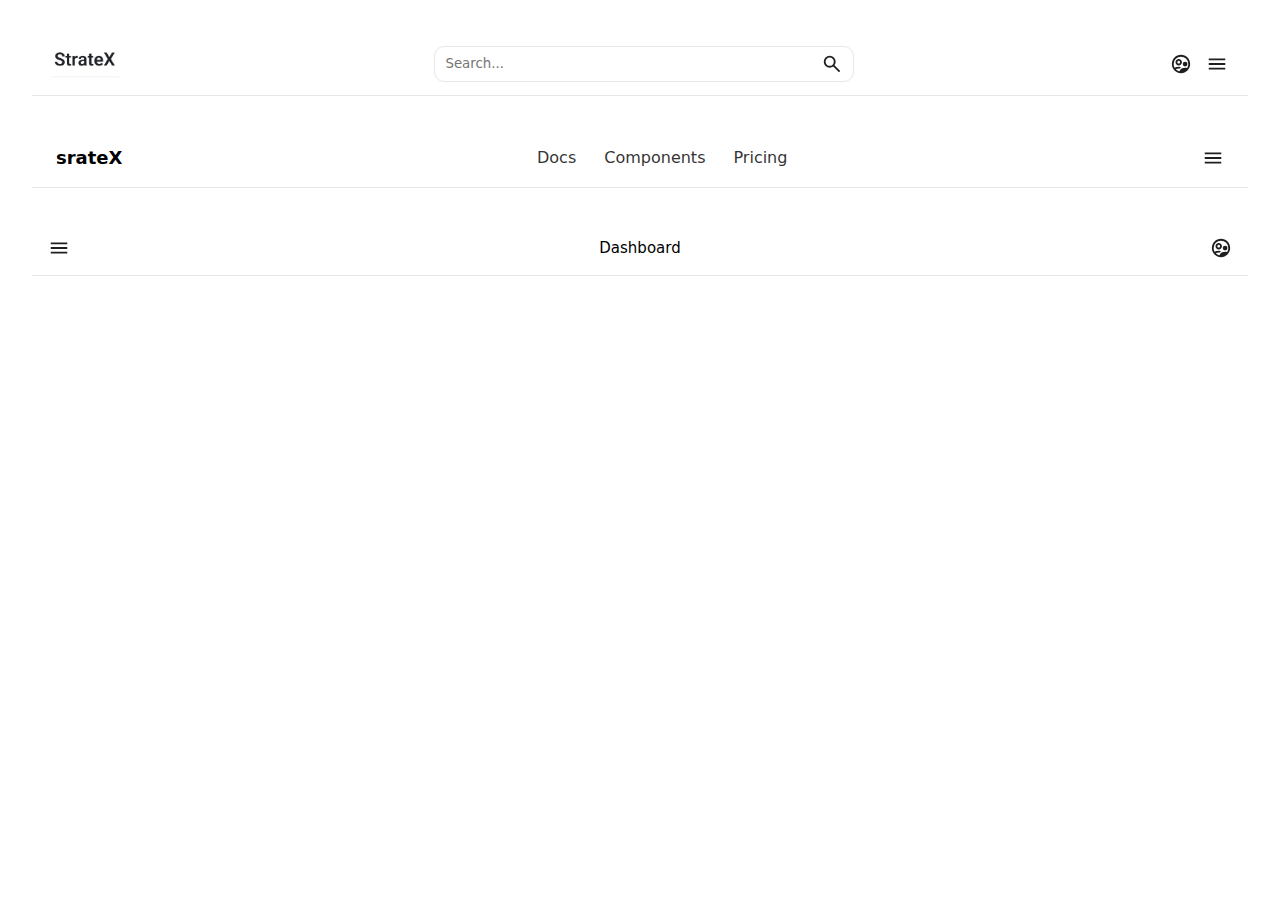
<file: Test/index.html>
<!DOCTYPE html>
<html lang="en">
<head>
  <meta charset="UTF-8" />
  <meta name="viewport" content="width=device-width, initial-scale=1.0"/>
  <title>srateX Navbars</title>
  <link rel="stylesheet" href="../src/css/strateX.css">
</head>
<body>

  <!-- ================= NAV STYLE A ================= -->
  <nav class="sx-nav-a">
    <img src="../src/publicAssets/logo.png" class="sx-logo" alt="logo">

    <div class="sx-search-wrap">
      <input type="search" placeholder="Search..." class="sx-search">
      <img src="../src/publicAssets/icons/search-normal.svg" class="sx-icon" alt="search">
    </div>

    <div class="sx-actions">
      <img src="../src/publicAssets/icons/user.svg" class="sx-icon" alt="user">
      <img src="../src/publicAssets/icons/menu.svg" class="sx-icon sx-menu-btn" alt="menu">
    </div>
  </nav>

  <!-- ================= NAV STYLE B ================= -->
  <nav class="sx-nav-b">
    <span class="sx-brand">srateX</span>

    <ul class="sx-links">
      <li>Docs</li>
      <li>Components</li>
      <li>Pricing</li>
    </ul>

    <img src="../src/publicAssets/icons/menu.svg" class="sx-icon sx-menu-btn" alt="menu">
  </nav>

  <!-- ================= NAV STYLE C ================= -->
  <nav class="sx-nav-c">
    <img src="../src/publicAssets/icons/menu.svg" class="sx-icon sx-menu-btn" alt="menu">
    <span class="sx-title">Dashboard</span>
    <img src="../src/publicAssets/icons/user.svg" class="sx-icon" alt="user">
  </nav>

  <!-- ================= SLIDE MENU ================= -->
  <aside class="sx-drawer" id="sxDrawer">
    <div class="sx-drawer-header">
      <span class="sx-drawer-title">Menu</span>
      <img src="../src/publicAssets/icons/close.svg" class="sx-icon sx-close-btn" alt="close">
    </div>

    <ul class="sx-drawer-links">
      <li>Home</li>
      <li>Docs</li>
      <li>Components</li>
      <li>About</li>
    </ul>
  </aside>

  <!-- Overlay -->
  <div class="sx-overlay" id="sxOverlay"></div>

  <!-- JS -->
  <script src = "../src/js/components/drawer.js"></script>

</body>
</html>
</file>
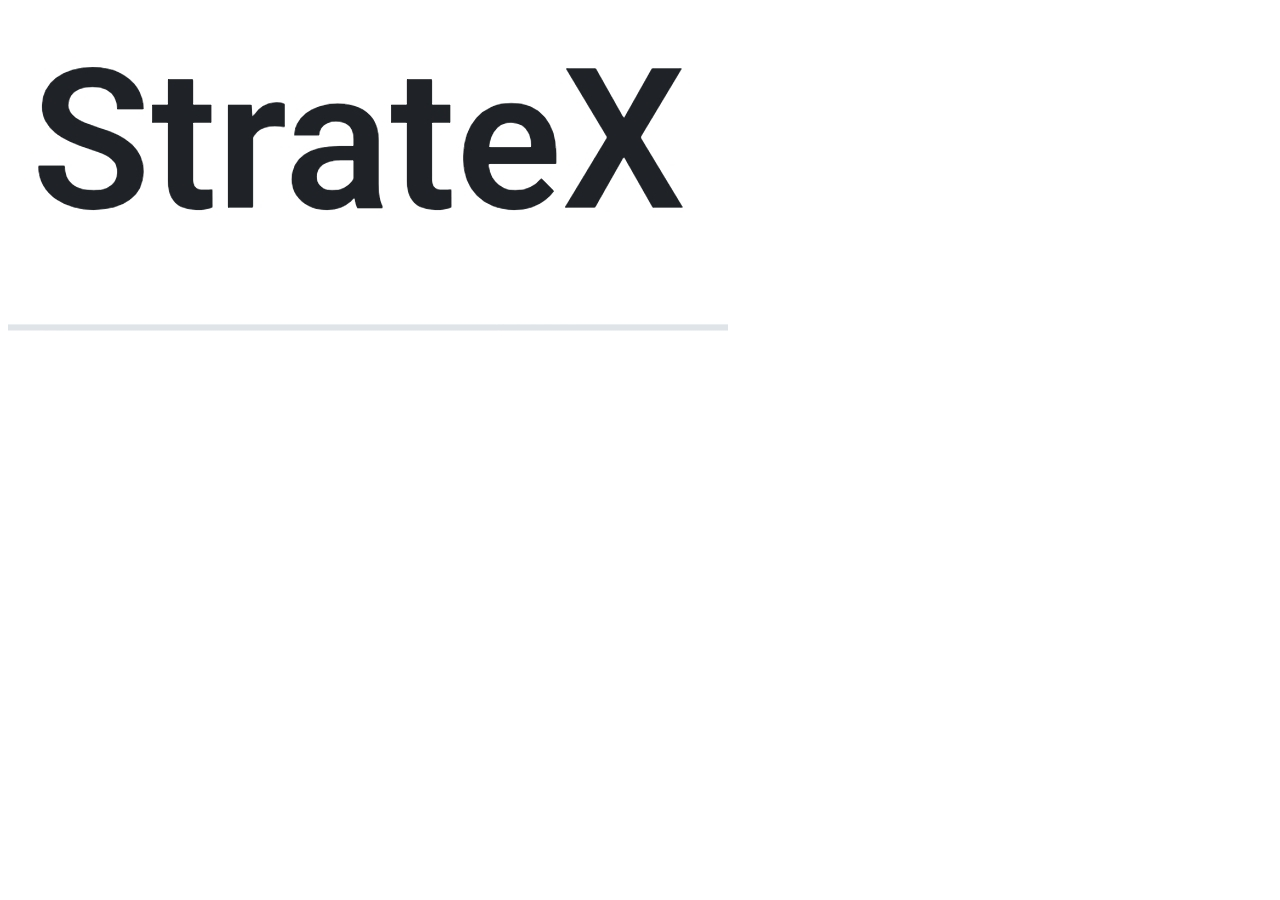
<file: Website/Index.html>
<!DOCTYPE html>
<html lang="en">
<head>
  <meta charset="UTF-8">
  <meta name="viewport" content="width=device-width, initial-scale=1.0">
  <meta http-equiv="X-UA-Compatible" content="ie=edge">
  <title>strateX</title>
</head>
<body>
  <nav>
    <img src = '../publicAssets/logo.png' alt="strateX" class = "" id="">
    
    </nav>
</body>
</html>
</file>
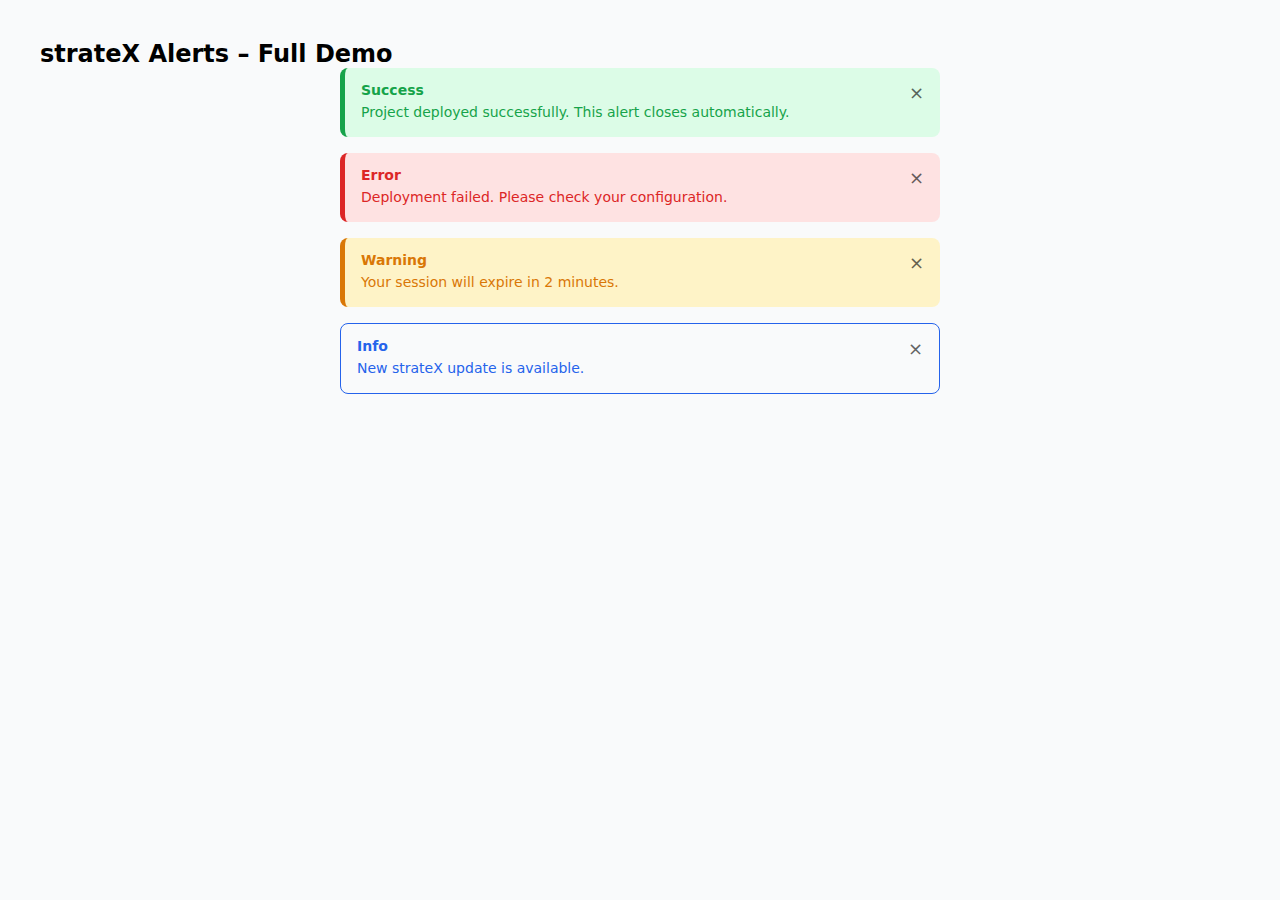
<file: Test/alerts.html>
<!DOCTYPE html>
<html lang="en">
<head>
  <meta charset="UTF-8">
  <title>strateX Alerts – Full Demo</title>
  <meta name="viewport" content="width=device-width, initial-scale=1.0">

  <!-- strateX Alerts CSS -->
  <link rel="stylesheet" href="../src/css/strateX.css">

  <style>
    body {
      font-family: system-ui, sans-serif;
      background: #f9fafb;
      padding: 40px;
    }

    .demo-wrapper {
      max-width: 600px;
      margin: auto;
      display: flex;
      flex-direction: column;
      gap: 16px;
    }
  </style>
</head>
<body>

  <h2>strateX Alerts – Full Demo</h2>

  <div class="demo-wrapper">

    <!-- Success Alert (Auto Close) -->
    <div class="sx-alert sx-alert-success" data-timeout="4000">
      <div class="sx-alert-content">
        <div class="sx-alert-title">Success</div>
        <div class="sx-alert-text">
          Project deployed successfully. This alert closes automatically.
        </div>
      </div>
      <button class="sx-alert-close">&times;</button>
    </div>

    <!-- Error Alert -->
    <div class="sx-alert sx-alert-error">
      <div class="sx-alert-content">
        <div class="sx-alert-title">Error</div>
        <div class="sx-alert-text">
          Deployment failed. Please check your configuration.
        </div>
      </div>
      <button class="sx-alert-close">&times;</button>
    </div>

    <!-- Warning Alert -->
    <div class="sx-alert sx-alert-warning">
      <div class="sx-alert-content">
        <div class="sx-alert-title">Warning</div>
        <div class="sx-alert-text">
          Your session will expire in 2 minutes.
        </div>
      </div>
      <button class="sx-alert-close">&times;</button>
    </div>

    <!-- Info Alert (Outline Style + Auto Close) -->
    <div class="sx-alert sx-alert-info sx-alert-outline" data-timeout="6000">
      <div class="sx-alert-content">
        <div class="sx-alert-title">Info</div>
        <div class="sx-alert-text">
          New strateX update is available.
        </div>
      </div>
      <button class="sx-alert-close">&times;</button>
    </div>

  </div>

  <!-- strateX Alerts JS -->
  <script src="../src/js/main.js" type="module"></script>

</body>
</html>
</file>
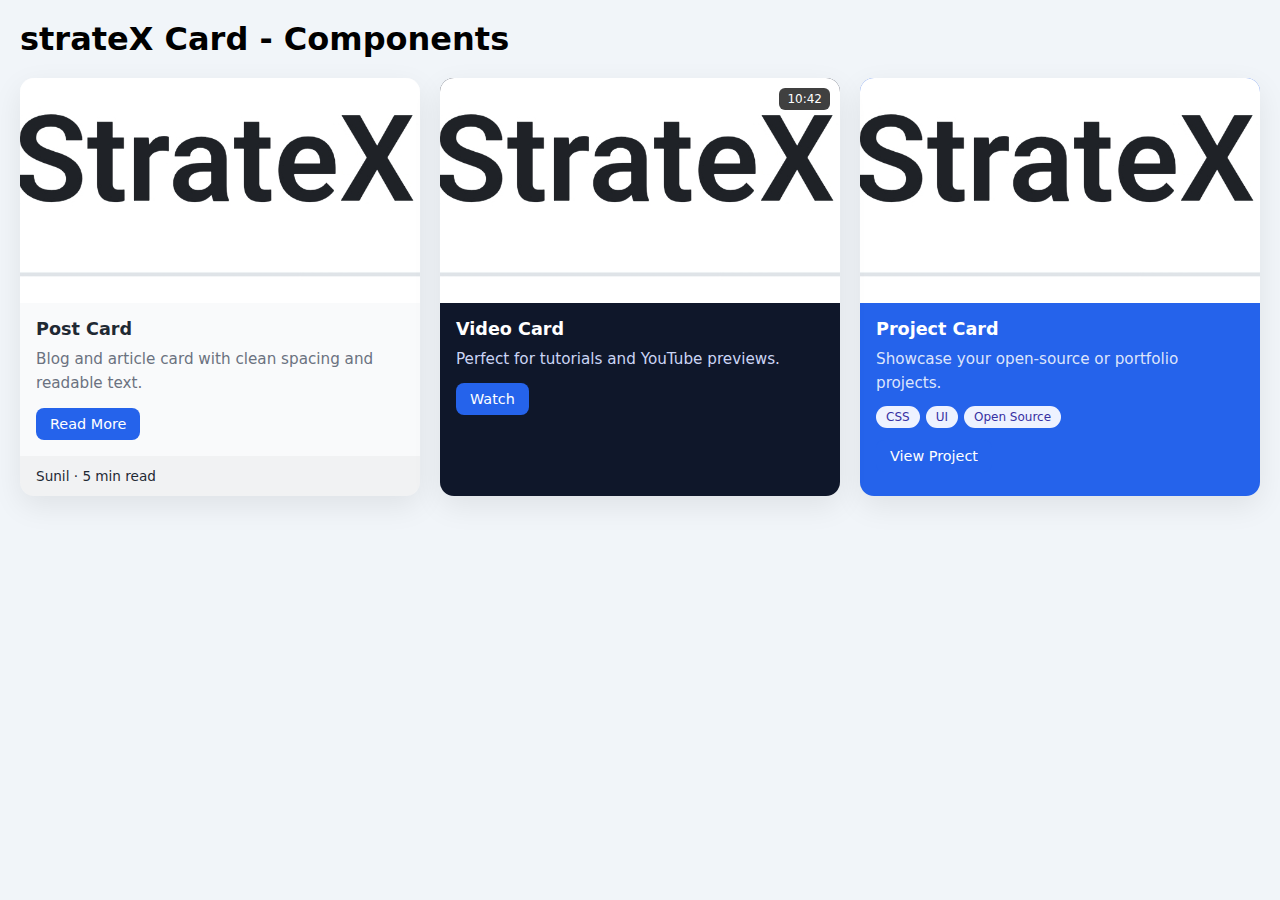
<file: Test/cards.html>
<!DOCTYPE html>
<html lang="en">
<head>
  <meta charset="UTF-8">
  <meta name="viewport" content="width=device-width, initial-scale=1.0">
  <title>strateX Cards – Reliable Test</title>

  <link rel="stylesheet" href="../src/css/strateX.css">

  <style>
    body {
      font-family: system-ui, sans-serif;
      background: #f1f5f9;
      padding: 20px;
    }

    h1 {
      margin-bottom: 20px;
    }
  </style>
</head>
<body>

<h1>strateX Card - Components</h1>

<div class="card-grid">

  <!-- POST CARD -->
  <div class="card bg-light">
    <img src="../src/publicAssets/logo.png" class="card-media">
    <div class="card-body">
      <h3 class="card-title">Post Card</h3>
      <p class="card-text">
        Blog and article card with clean spacing and readable text.
      </p>
      <a class="card-btn" href="#">Read More</a>
    </div>
    <div class="card-footer"> Sunil · 5 min read</div>
  </div>

  <!-- VIDEO CARD -->
  <div class="card card-video bg-dark">
    <span class="video-badge">10:42</span>
    <img src="../src/publicAssets/logo.png" class="card-media">
    <div class="card-body">
      <h3 class="card-title">Video Card</h3>
      <p class="card-text">
        Perfect for tutorials and YouTube previews.
      </p>
      <a class="card-btn" href="#">Watch</a>
    </div>
  </div>

  <!-- PROJECT CARD -->
  <div class="card bg-blue">
    <img src="../src/publicAssets/logo.png" class="card-media">
    <div class="card-body">
      <h3 class="card-title">Project Card</h3>
      <p class="card-text">
        Showcase your open-source or portfolio projects.
      </p>

      <div class="project-tags">
        <span class="tag">CSS</span>
        <span class="tag">UI</span>
        <span class="tag">Open Source</span>
      </div>

      <a class="card-btn" href="#">View Project</a>
    </div>
  </div>

</div>

</body>
</html>
</file>
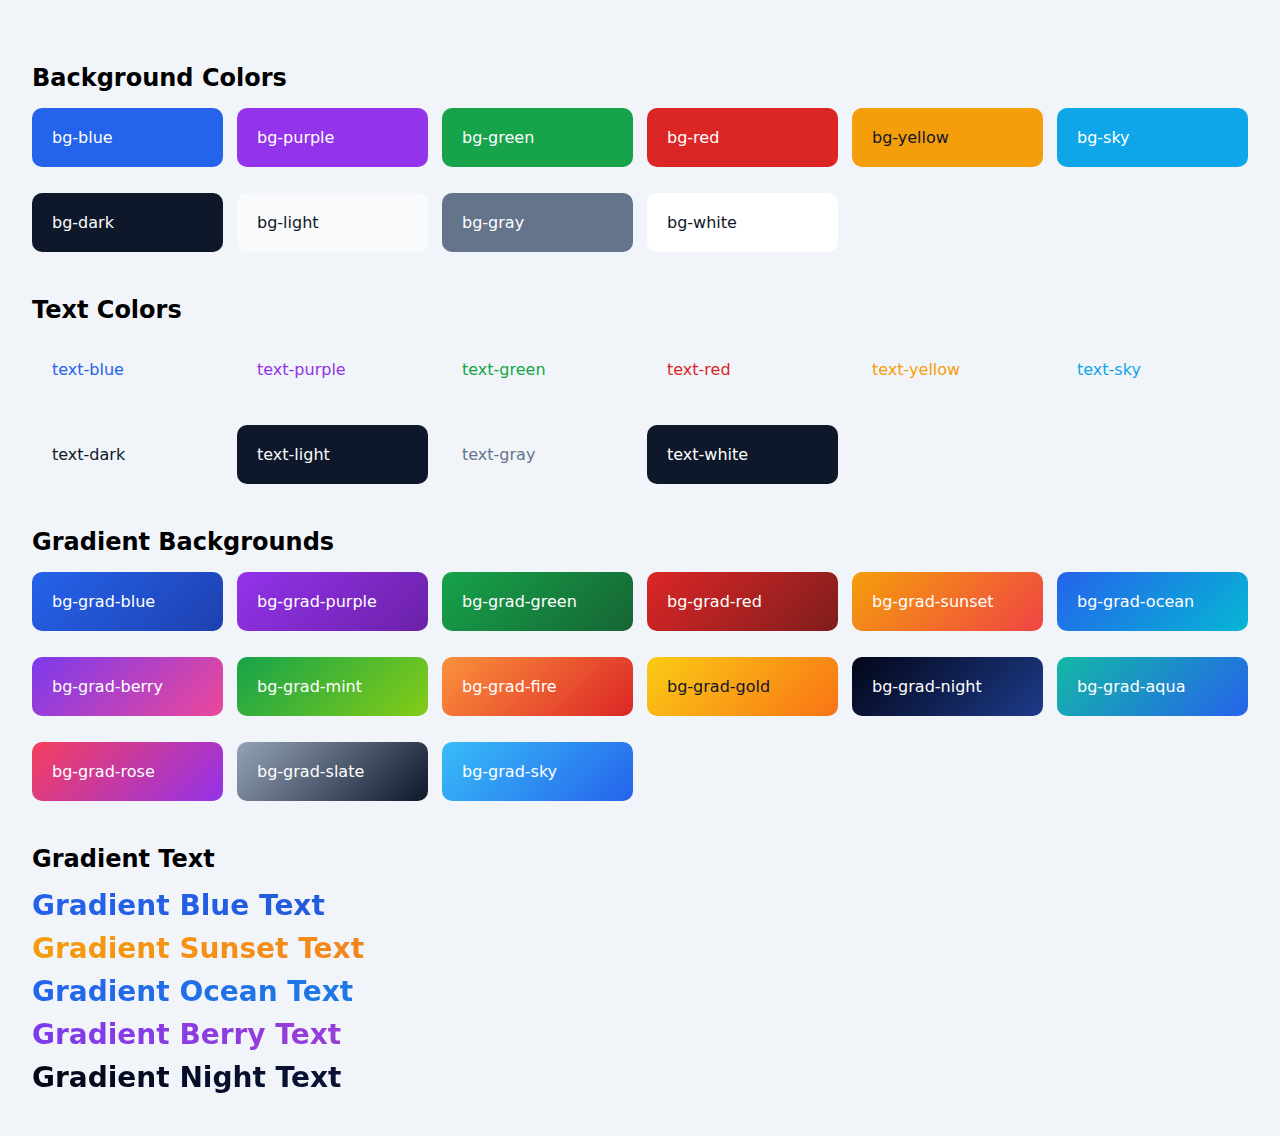
<file: Test/color.html>
<!DOCTYPE html>
<html lang="en">
<head>
  <meta charset="UTF-8" />
  <meta name="viewport" content="width=device-width, initial-scale=1.0"/>
  <title>strateX – Color & Gradient Test</title>

  <!-- strateX CSS -->
  <link rel="stylesheet" href="../src/css/strateX.css">

  <style>
    /* only for demo layout */
    body {
      background: #f1f5f9;
    }
    h2 {
      margin: 2rem 0 1rem;
    }
    .box {
      padding: 20px;
      border-radius: 10px;
      margin-bottom: 12px;
      font-weight: 500;
    }
    .grid {
      display: grid;
      grid-template-columns: repeat(auto-fit, minmax(180px, 1fr));
      gap: 14px;
    }
    .grad-text {
      font-size: 28px;
      font-weight: 700;
      margin: 10px 0;
      background-clip: text;
      -webkit-background-clip: text;
      color: transparent;
    }
  </style>
</head>
<body>

  <!-- ================= BACKGROUND COLORS ================= -->
  <h2>Background Colors</h2>
  <div class="grid">
    <div class="box bg-blue text-white">bg-blue</div>
    <div class="box bg-purple text-white">bg-purple</div>
    <div class="box bg-green text-white">bg-green</div>
    <div class="box bg-red text-white">bg-red</div>
    <div class="box bg-yellow text-dark">bg-yellow</div>
    <div class="box bg-sky text-white">bg-sky</div>
    <div class="box bg-dark text-white">bg-dark</div>
    <div class="box bg-light text-dark">bg-light</div>
    <div class="box bg-gray text-white">bg-gray</div>
    <div class="box bg-white text-dark">bg-white</div>
  </div>


  <!-- ================= TEXT COLORS ================= -->
  <h2>Text Colors</h2>
  <div class="grid">
    <div class="box text-blue">text-blue</div>
    <div class="box text-purple">text-purple</div>
    <div class="box text-green">text-green</div>
    <div class="box text-red">text-red</div>
    <div class="box text-yellow">text-yellow</div>
    <div class="box text-sky">text-sky</div>
    <div class="box text-dark">text-dark</div>
    <div class="box text-light bg-dark">text-light</div>
    <div class="box text-gray">text-gray</div>
    <div class="box text-white bg-dark">text-white</div>
  </div>


  <!-- ================= GRADIENT BACKGROUNDS ================= -->
  <h2>Gradient Backgrounds</h2>
  <div class="grid">
    <div class="box bg-grad-blue text-white">bg-grad-blue</div>
    <div class="box bg-grad-purple text-white">bg-grad-purple</div>
    <div class="box bg-grad-green text-white">bg-grad-green</div>
    <div class="box bg-grad-red text-white">bg-grad-red</div>
    <div class="box bg-grad-sunset text-white">bg-grad-sunset</div>

    <div class="box bg-grad-ocean text-white">bg-grad-ocean</div>
    <div class="box bg-grad-berry text-white">bg-grad-berry</div>
    <div class="box bg-grad-mint text-white">bg-grad-mint</div>
    <div class="box bg-grad-fire text-white">bg-grad-fire</div>
    <div class="box bg-grad-gold text-dark">bg-grad-gold</div>

    <div class="box bg-grad-night text-white">bg-grad-night</div>
    <div class="box bg-grad-aqua text-white">bg-grad-aqua</div>
    <div class="box bg-grad-rose text-white">bg-grad-rose</div>
    <div class="box bg-grad-slate text-white">bg-grad-slate</div>
    <div class="box bg-grad-sky text-white">bg-grad-sky</div>
  </div>


  <!-- ================= GRADIENT TEXT ================= -->
  <h2>Gradient Text</h2>

  <div class="grad-text bg-grad-blue">Gradient Blue Text</div>
  <div class="grad-text bg-grad-sunset">Gradient Sunset Text</div>
  <div class="grad-text bg-grad-ocean">Gradient Ocean Text</div>
  <div class="grad-text bg-grad-berry">Gradient Berry Text</div>
  <div class="grad-text bg-grad-night">Gradient Night Text</div>

</body>
</html>
</file>
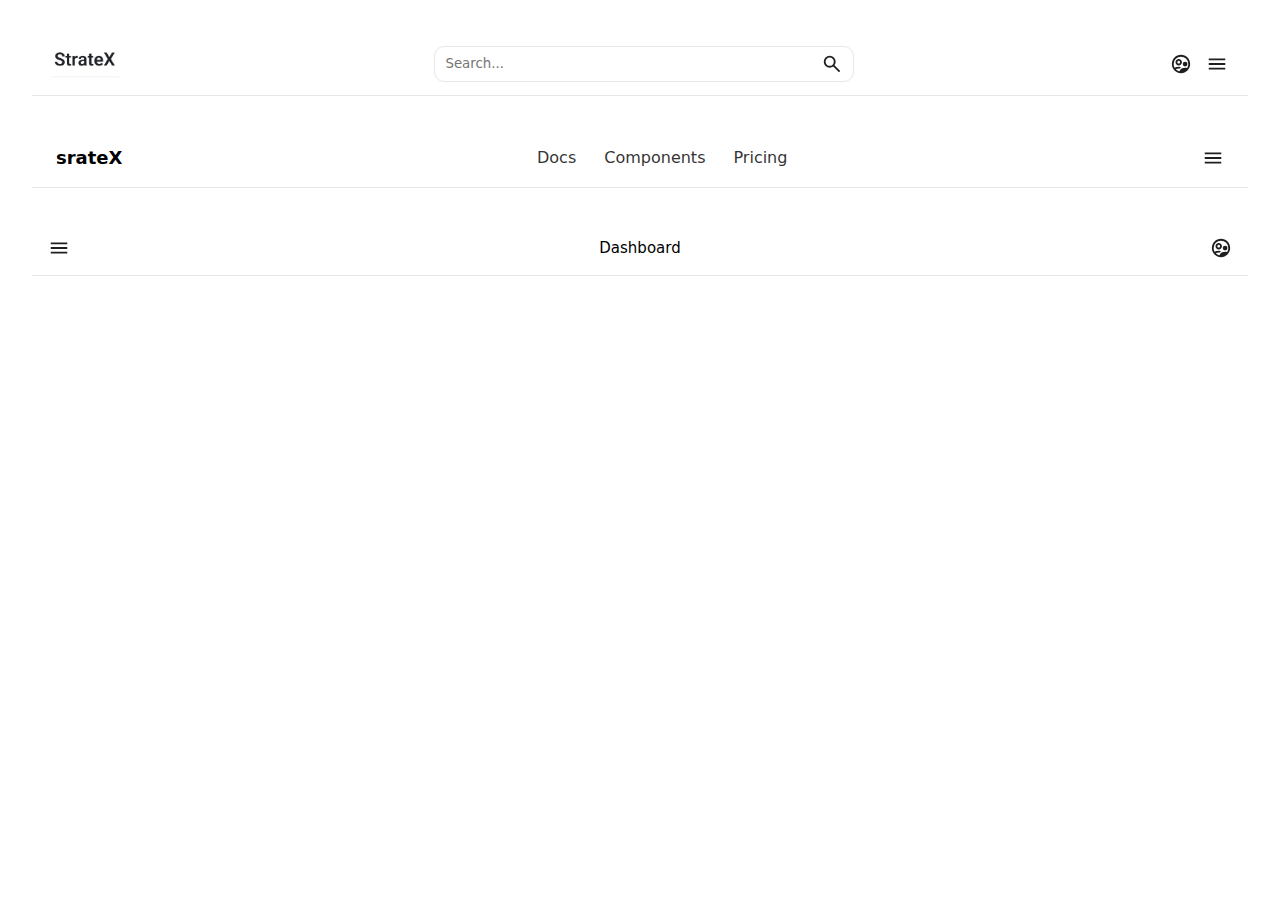
<file: Test/Nav.html>
<!DOCTYPE html>
<html lang="en">
<head>
  <meta charset="UTF-8" />
  <meta name="viewport" content="width=device-width, initial-scale=1.0"/>
  <title>srateX Navbars</title>
  <link rel="stylesheet" href="../src/css/strateX.css">
</head>
<body>

  <!-- ================= NAV STYLE A ================= -->
  <nav class="sx-nav-a">
    <img src="../src/publicAssets/logo.png" class="sx-logo" alt="logo">

    <div class="sx-search-wrap">
      <input type="search" placeholder="Search..." class="sx-search">
      <img src="../src/publicAssets/icons/search-normal.svg" class="sx-icon" alt="search">
    </div>

    <div class="sx-actions">
      <img src="../src/publicAssets/icons/user.svg" class="sx-icon" alt="user">
      <img src="../src/publicAssets/icons/menu.svg" class="sx-icon sx-menu-btn" alt="menu">
    </div>
  </nav>

  <!-- ================= NAV STYLE B ================= -->
  <nav class="sx-nav-b">
    <span class="sx-brand">srateX</span>

    <ul class="sx-links">
      <li>Docs</li>
      <li>Components</li>
      <li>Pricing</li>
    </ul>

    <img src="../src/publicAssets/icons/menu.svg" class="sx-icon sx-menu-btn" alt="menu">
  </nav>

  <!-- ================= NAV STYLE C ================= -->
  <nav class="sx-nav-c">
    <img src="../src/publicAssets/icons/menu.svg" class="sx-icon sx-menu-btn" alt="menu">
    <span class="sx-title">Dashboard</span>
    <img src="../src/publicAssets/icons/user.svg" class="sx-icon" alt="user">
  </nav>

  <!-- ================= SLIDE MENU ================= -->
  <aside class="sx-drawer" id="sxDrawer">
    <div class="sx-drawer-header">
      <span class="sx-drawer-title">Menu</span>
      <img src="../src/publicAssets/icons/close.svg" class="sx-icon sx-close-btn" alt="close">
    </div>

    <ul class="sx-drawer-links">
      <li>Home</li>
      <li>Docs</li>
      <li>Components</li>
      <li>About</li>
    </ul>
  </aside>

  <!-- Overlay -->
  <div class="sx-overlay" id="sxOverlay"></div>

  <!-- JS -->
  <script src = "../src/js/main.js"type = "module"></script>

</body>
</html>
</file>
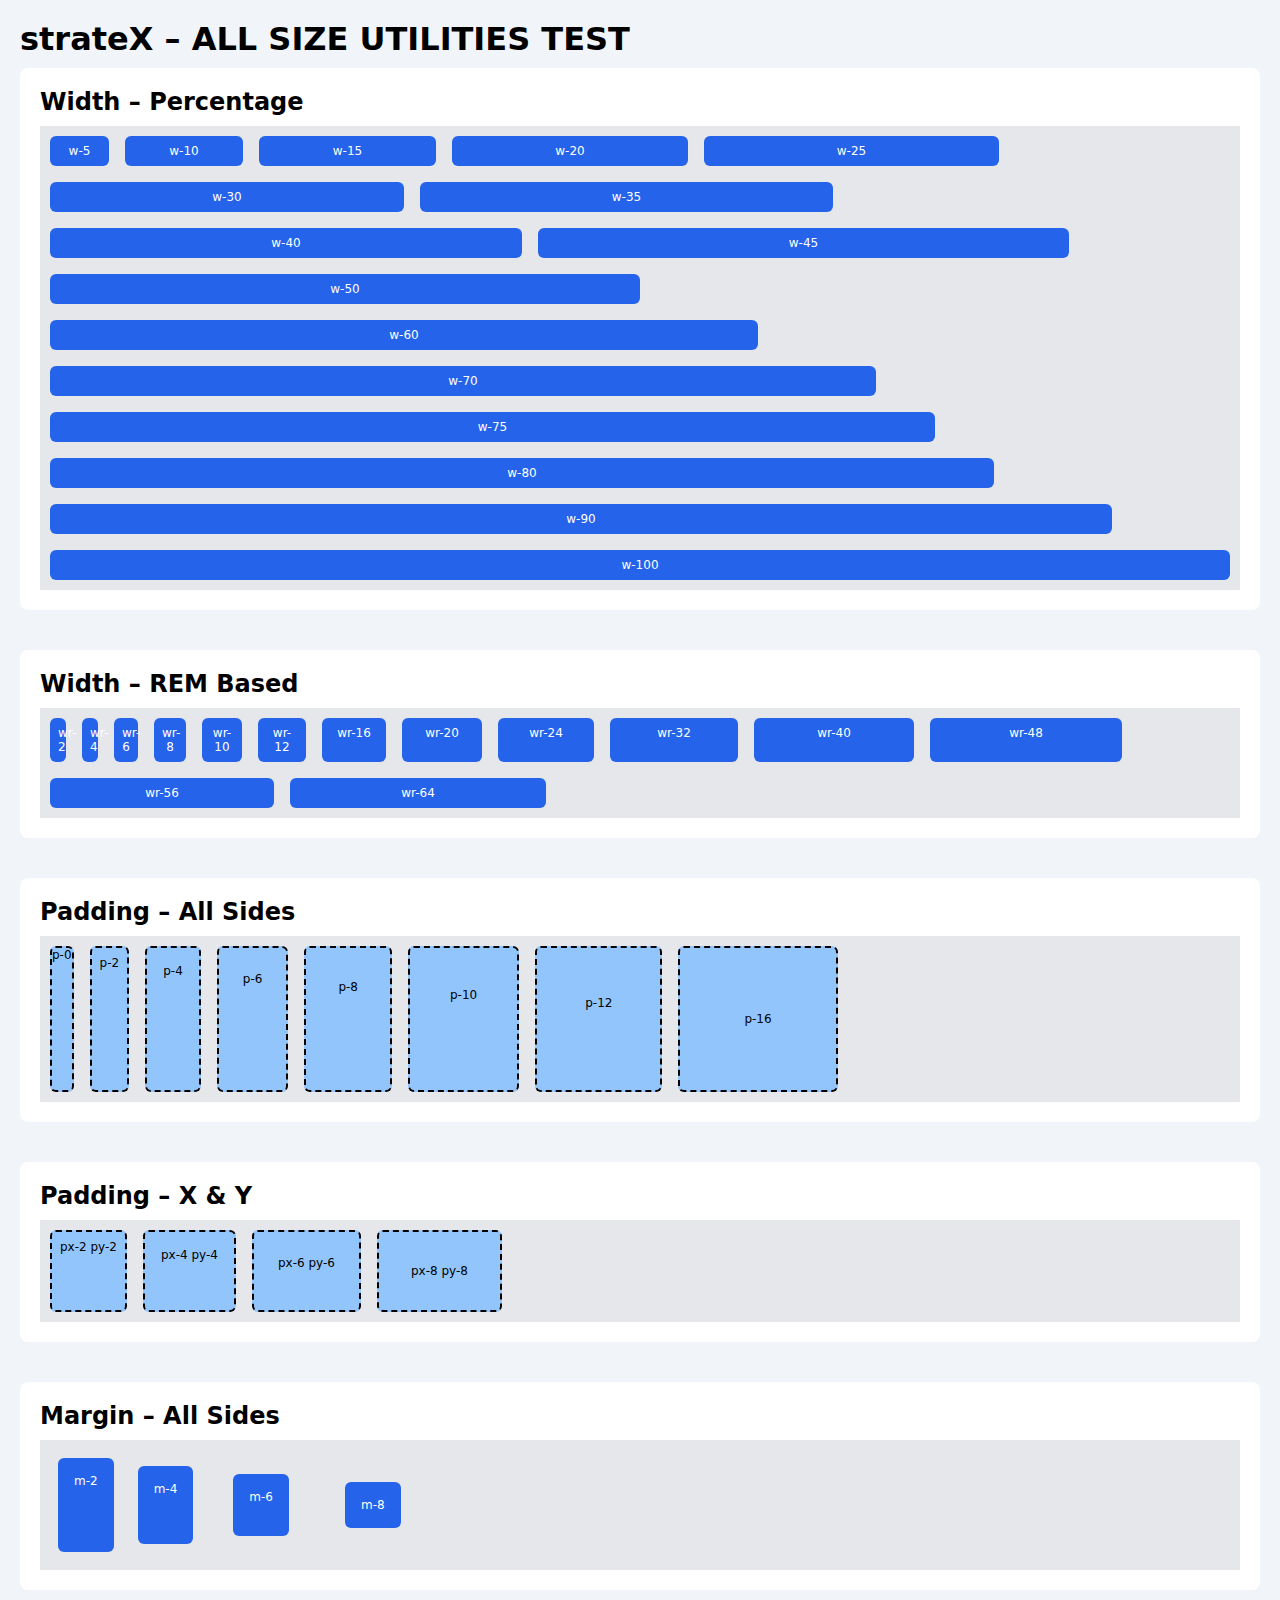
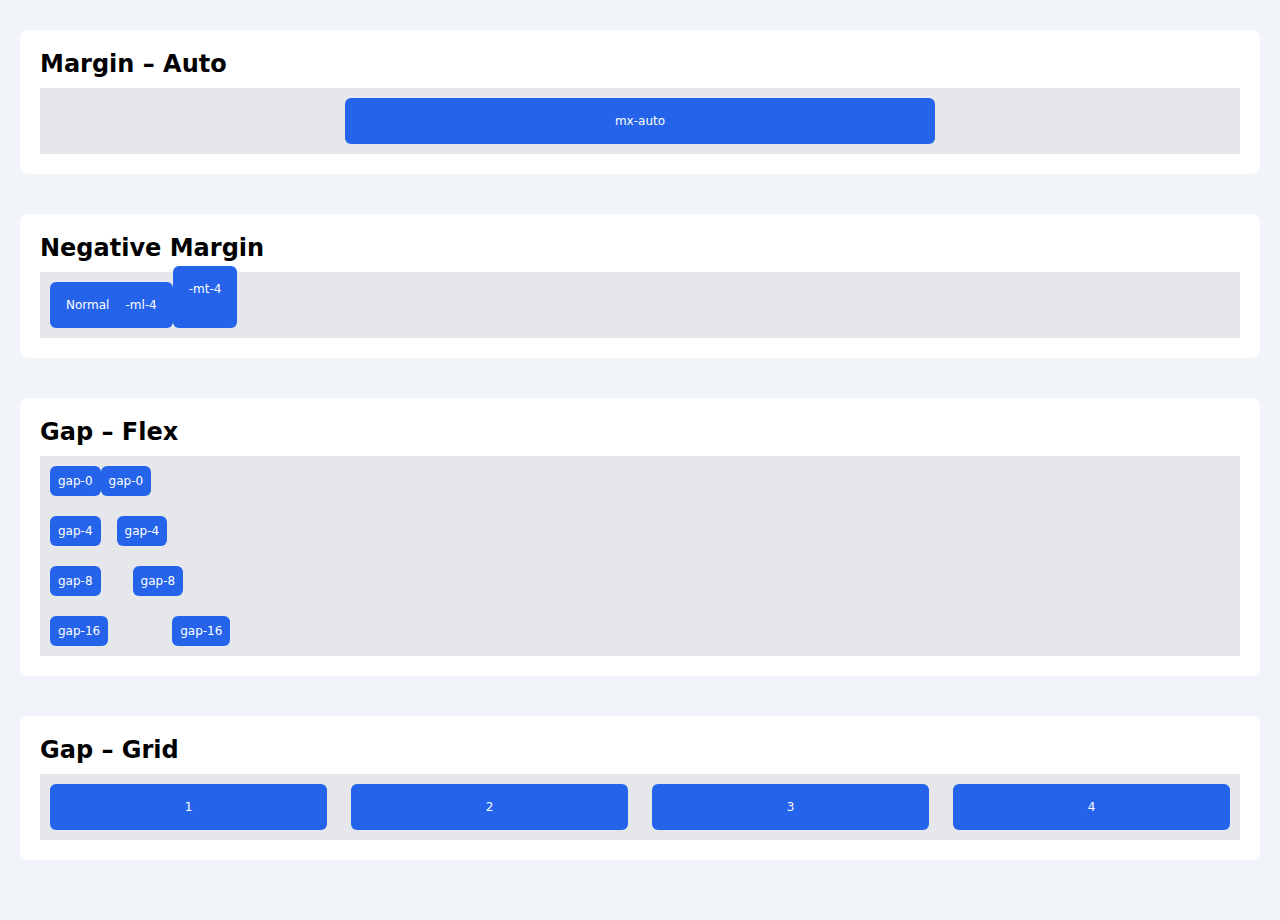
<file: Test/sizes.html>
<!DOCTYPE html>
<html lang="en">
<head>
  <meta charset="UTF-8">
  <title>strateX – All Size Utilities Test</title>

  <!-- Link your strateX sizes CSS -->
  <link rel="stylesheet" href="../src/css/strateX.css">

  <style>
    body {
      font-family: Arial, sans-serif;
      background: #f1f5f9;
      padding: 20px;
    }

    h1, h2 {
      margin-bottom: 10px;
    }

    section {
      margin-bottom: 40px;
      padding: 20px;
      background: #ffffff;
      border-radius: 8px;
    }

    .row {
      display: flex;
      flex-wrap: wrap;
      background: #e5e7eb;
      padding: 10px;
    }

    .grid {
      display: grid;
      grid-template-columns: repeat(4, 1fr);
      background: #e5e7eb;
      padding: 10px;
    }

    .box {
      background: #2563eb;
      color: #ffffff;
      text-align: center;
      border-radius: 6px;
      font-size: 12px;
    }

    .outline {
      border: 2px dashed #000;
      background: #93c5fd;
      color: #000;
    }
  </style>
</head>
<body>

<h1>strateX – ALL SIZE UTILITIES TEST</h1>

<!-- ===================================== -->
<!-- WIDTH – PERCENTAGE -->
<!-- ===================================== -->
<section>
  <h2>Width – Percentage</h2>
  <div class="row gap-4 ">
    <div class="box w-5 p-2">w-5</div>
    <div class="box w-10 p-2">w-10</div>
    <div class="box w-15 p-2">w-15</div>
    <div class="box w-20 p-2">w-20</div>
    <div class="box w-25 p-2">w-25</div>
    <div class="box w-30 p-2">w-30</div>
    <div class="box w-35 p-2">w-35</div>
    <div class="box w-40 p-2">w-40</div>
    <div class="box w-45 p-2">w-45</div>
    <div class="box w-50 p-2">w-50</div>
    <div class="box w-60 p-2">w-60</div>
    <div class="box w-70 p-2">w-70</div>
    <div class="box w-75 p-2">w-75</div>
    <div class="box w-80 p-2">w-80</div>
    <div class="box w-90 p-2">w-90</div>
    <div class="box w-100 p-2">w-100</div>
  </div>
</section>

<!-- ===================================== -->
<!-- WIDTH – REM -->
<!-- ===================================== -->
<section>
  <h2>Width – REM Based</h2>
  <div class="row gap-4">
    <div class="box wr-2 p-2">wr-2</div>
    <div class="box wr-4 p-2">wr-4</div>
    <div class="box wr-6 p-2">wr-6</div>
    <div class="box wr-8 p-2">wr-8</div>
    <div class="box wr-10 p-2">wr-10</div>
    <div class="box wr-12 p-2">wr-12</div>
    <div class="box wr-16 p-2">wr-16</div>
    <div class="box wr-20 p-2">wr-20</div>
    <div class="box wr-24 p-2">wr-24</div>
    <div class="box wr-32 p-2">wr-32</div>
    <div class="box wr-40 p-2">wr-40</div>
    <div class="box wr-48 p-2">wr-48</div>
    <div class="box wr-56 p-2">wr-56</div>
    <div class="box wr-64 p-2">wr-64</div>
  </div>
</section>

<!-- ===================================== -->
<!-- PADDING -->
<!-- ===================================== -->
<section>
  <h2>Padding – All Sides</h2>
  <div class="row gap-4">
    <div class="box p-0 outline">p-0</div>
    <div class="box p-2 outline">p-2</div>
    <div class="box p-4 outline">p-4</div>
    <div class="box p-6 outline">p-6</div>
    <div class="box p-8 outline">p-8</div>
    <div class="box p-10 outline">p-10</div>
    <div class="box p-12 outline">p-12</div>
    <div class="box p-16 outline">p-16</div>
  </div>
</section>

<section>
  <h2>Padding – X & Y</h2>
  <div class="row gap-4">
    <div class="box px-2 py-2 outline">px-2 py-2</div>
    <div class="box px-4 py-4 outline">px-4 py-4</div>
    <div class="box px-6 py-6 outline">px-6 py-6</div>
    <div class="box px-8 py-8 outline">px-8 py-8</div>
  </div>
</section>

<!-- ===================================== -->
<!-- MARGIN -->
<!-- ===================================== -->
<section>
  <h2>Margin – All Sides</h2>
  <div class="row">
    <div class="box m-2 p-4">m-2</div>
    <div class="box m-4 p-4">m-4</div>
    <div class="box m-6 p-4">m-6</div>
    <div class="box m-8 p-4">m-8</div>
  </div>
</section>

<section>
  <h2>Margin – Auto</h2>
  <div class="row">
    <div class="box w-50 mx-auto p-4">mx-auto</div>
  </div>
</section>

<section>
  <h2>Negative Margin</h2>
  <div class="row">
    <div class="box p-4">Normal</div>
    <div class="box p-4 -ml-4">-ml-4</div>
    <div class="box p-4 -mt-4">-mt-4</div>
  </div>
</section>

<!-- ===================================== -->
<!-- GAP -->
<!-- ===================================== -->
<section>
  <h2>Gap – Flex</h2>
  <div class="row gap-0">
    <div class="box p-2">gap-0</div>
    <div class="box p-2">gap-0</div>
  </div>

  <div class="row gap-4">
    <div class="box p-2">gap-4</div>
    <div class="box p-2">gap-4</div>
  </div>

  <div class="row gap-8">
    <div class="box p-2">gap-8</div>
    <div class="box p-2">gap-8</div>
  </div>

  <div class="row gap-16">
    <div class="box p-2">gap-16</div>
    <div class="box p-2">gap-16</div>
  </div>
</section>

<section>
  <h2>Gap – Grid</h2>
  <div class="grid gap-6">
    <div class="box p-4">1</div>
    <div class="box p-4">2</div>
    <div class="box p-4">3</div>
    <div class="box p-4">4</div>
  </div>
</section>

</body>
</html>
</file>
<file: src/css/strateX.css>
/* utilities */
@import url('./utilities/color.css');
@import url('./utilities/sizes.css');

/* componenets */
@import url('./components/nav.css');
@import url('./components/cards.css');
@import url('./components/alerts.css');
</file>
